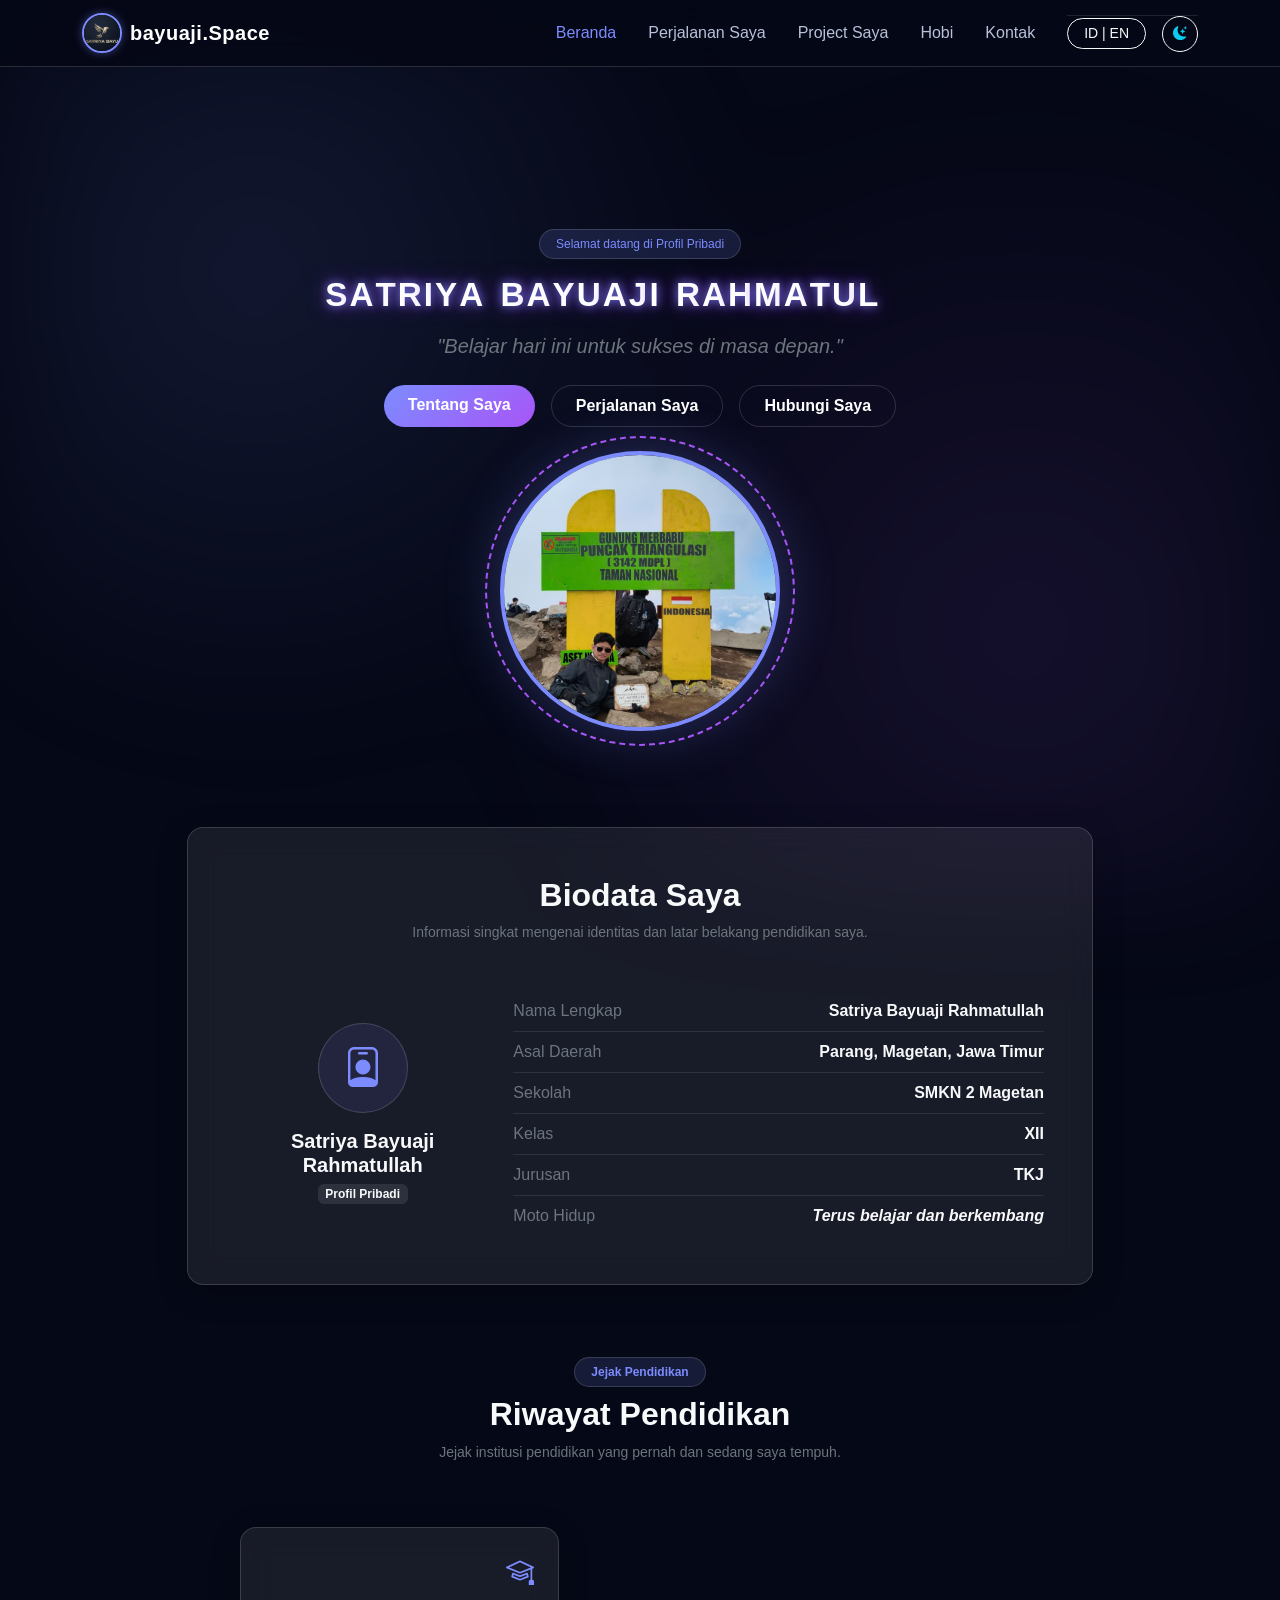
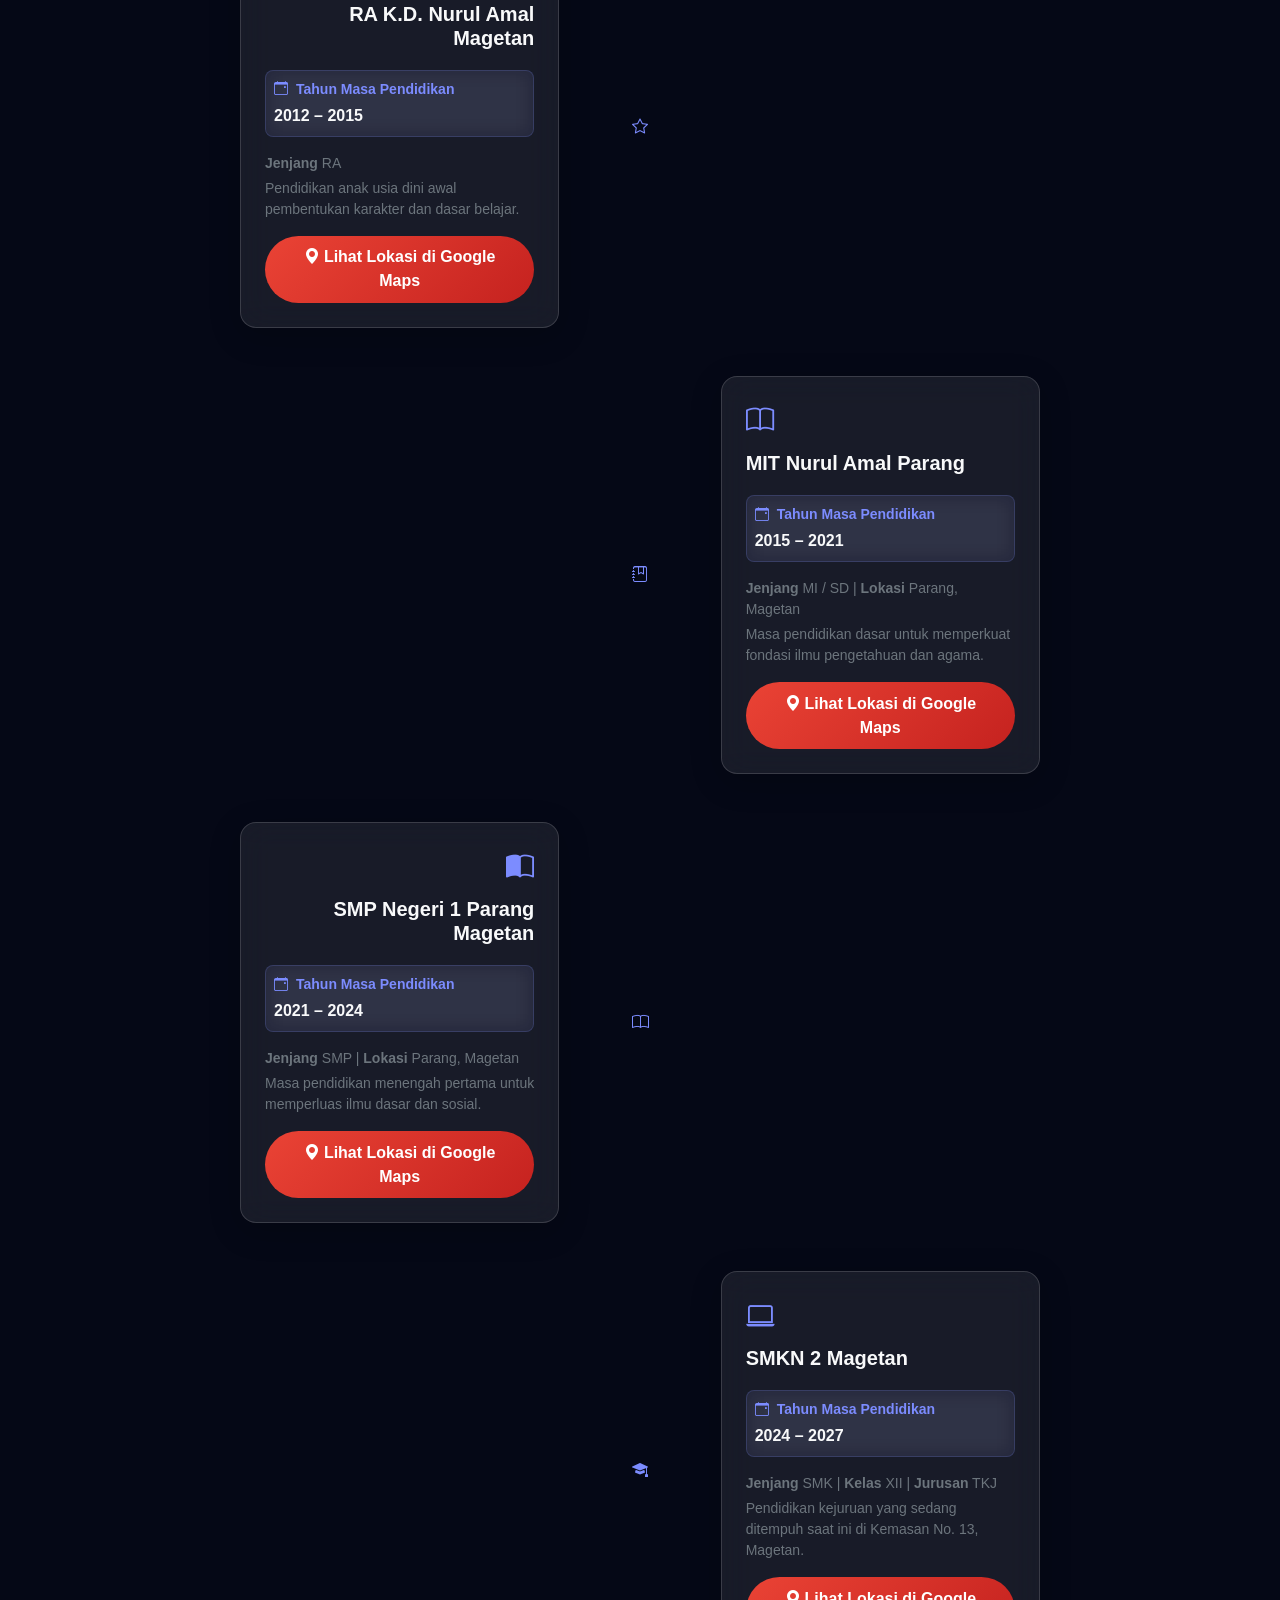
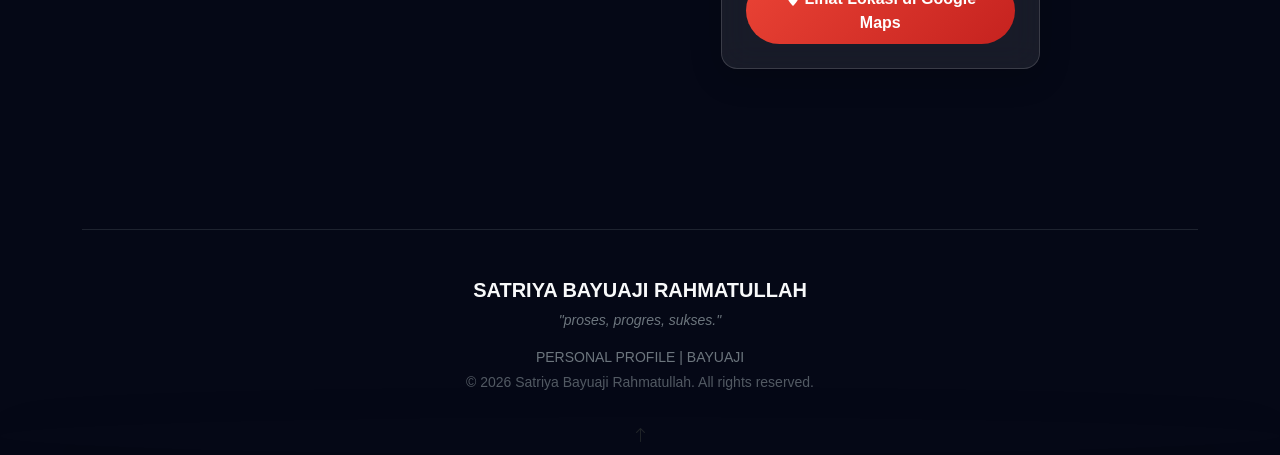
<file: index.html>
<!DOCTYPE html>
<html lang="id" data-theme="dark">
<head>
    <meta charset="UTF-8">
    <meta name="viewport" content="width=device-width, initial-scale=1.0">
    <title data-page-title>Satriya Bayuaji Rahmatullah | Personal Profile</title>
    <link href="https://cdn.jsdelivr.net/npm/bootstrap@5.3.0/dist/css/bootstrap.min.css" rel="stylesheet">
    <link rel="stylesheet" href="https://cdn.jsdelivr.net/npm/bootstrap-icons@1.10.5/font/bootstrap-icons.css">
    <link href="https://unpkg.com/aos@2.3.1/dist/aos.css" rel="stylesheet">
    <link rel="stylesheet" href="css/style.css">
</head>
<body>
    <canvas id="space-canvas"></canvas>
    <div class="nebula-bg"></div>
    <div class="planet-decor planet-1"></div>
    <div class="planet-decor planet-2"></div>

    <div id="preloader">
        <div class="space-loader">
            <div class="orbit-system">
                <div class="central-star"></div>
                <div class="orbiting-planet"></div>
            </div>
            <p id="preloader-text" class="mt-4 text-light tracking-widest fw-semibold" data-translate="preloader_text">MENJELAJAHI RUANG ANGKASA...</p>
        </div>
    </div>

    <nav class="navbar navbar-expand-lg fixed-top space-navbar">
        <div class="container">
            <a class="navbar-brand d-flex align-items-center gap-2" href="#" data-page="home">
                <img src="images/logo.jpeg" alt="Logo" class="rounded-circle logo-img">
                <span class="fw-bold brand-text">bayuaji.Space</span>
            </a>

            <button class="navbar-toggler border-0 shadow-none" type="button" data-bs-toggle="collapse" data-bs-target="#navbarNav" aria-controls="navbarNav" aria-expanded="false" aria-label="Alihkan navigasi" data-translate-aria-label="nav_toggle">
                <i class="bi bi-list fs-2 text-info"></i>
            </button>

            <div class="collapse navbar-collapse justify-content-end" id="navbarNav">
                <ul class="navbar-nav align-items-lg-center gap-lg-3 my-3 my-lg-0">
                    <li class="nav-item"><a class="nav-link active" href="#" data-page="home" data-translate="nav_home">Beranda</a></li>
                    <li class="nav-item"><a class="nav-link" href="#" data-page="perjalanan" data-translate="nav_journey">Perjalanan Saya</a></li>
                    <li class="nav-item"><a class="nav-link" href="#" data-page="project" data-translate="nav_project">Project Saya</a></li>
                    <li class="nav-item"><a class="nav-link" href="#" data-page="hobi" data-translate="nav_hobi">Hobi</a></li>
                    <li class="nav-item"><a class="nav-link" href="#" data-page="kontak" data-translate="nav_contact">Kontak</a></li>
                </ul>

                <div class="d-flex align-items-center gap-3 ms-lg-4 mt-3 mt-lg-0 pt-3 pt-lg-0 border-top border-secondary border-opacity-25">
                    <button id="lang-toggle" class="btn btn-sm btn-outline-light rounded-pill px-3 py-1" aria-label="Switch language to English">ID | EN</button>
                    <button id="theme-toggle" class="btn btn-sm btn-outline-light rounded-circle p-2 d-flex align-items-center justify-content-center" style="width: 36px; height: 36px;" aria-label="Alihkan ke mode gelap">
                        <i id="theme-icon" class="bi bi-moon-stars-fill"></i>
                    </button>
                </div>
            </div>
        </div>
    </nav>

    <main id="main-content" class="container py-5 mt-5"></main>

    <div class="container">
        <footer class="mt-5 pt-5 border-top border-secondary border-opacity-25 text-center pb-4">
            <div class="row justify-content-center">
                <div class="col-lg-8">
                    <h5 class="fw-bold text-light mb-2" data-translate="footer_name">SATRIYA BAYUAJI RAHMATULLAH</h5>
                    <p class="text-secondary fst-italic small mb-3" data-translate="footer_quote">"proses, proges, sukses."</p>
                    <p class="text-secondary small tracking-widest text-uppercase mb-1" data-translate="footer_brand">Personal Profile | Bayuaji</p>
                    <p class="text-secondary opacity-75 small mb-0" data-translate="footer_copyright">© 2026 Satriya Bayuaji Rahmatullah. All rights reserved.</p>
                </div>
            </div>
        </footer>
    </div>

    <button id="back-to-top" class="btn btn-accent rounded-circle shadow-lg" aria-label="Back to Top" data-translate-aria-label="back_to_top">
        <i class="bi bi-arrow-up"></i>
    </button>

    <script src="https://cdn.jsdelivr.net/npm/bootstrap@5.3.0/dist/js/bootstrap.bundle.min.js"></script>
    <script src="https://unpkg.com/aos@2.3.1/dist/aos.js"></script>
    <script src="js/script.js"></script>
</body>
</html>
</file>
<file: css/style.css>
/* ==========================================================
   CSS VARIABLES & THEMES
   ========================================================== */
:root {
    --space-bg: #050816;
    --space-bg-secondary: #0b1026;
    --space-card: rgba(255, 255, 255, 0.08);
    --space-card-hover: rgba(255, 255, 255, 0.12);
    --space-text: #ffffff;
    --space-text-secondary: #b8c1d9;
    --space-accent: #7c8cff;
    --space-accent-secondary: #a855f7;
    --space-border: rgba(255, 255, 255, 0.15);
    --nav-bg: rgba(5, 8, 22, 0.85);
}

[data-theme="light"] {
    --space-bg: #f0f4f8;
    --space-bg-secondary: #d9e2ec;
    --space-card: rgba(20, 30, 60, 0.06);
    --space-card-hover: rgba(20, 30, 60, 0.1);
    --space-text: #102a43;
    --space-text-secondary: #486581;
    --space-accent: #3b82f6;
    --space-accent-secondary: #8b5cf6;
    --space-border: rgba(20, 30, 60, 0.15);
    --nav-bg: rgba(240, 244, 248, 0.9);
}

/* ==========================================================
   GENERAL STYLES & BODY
   ========================================================== */
html {
    scroll-behavior: smooth;
}

body {
    background-color: var(--space-bg);
    color: var(--space-text);
    font-family: 'Segoe UI', Tahoma, Geneva, Verdana, sans-serif;
    overflow-x: hidden;
    min-height: 100vh;
    display: flex;
    flex-direction: column;
    transition: background-color 0.4s ease, color 0.4s ease;
    margin: 0;
    padding-top: 85px !important;
}

main {
    flex: 1;
}

#main-content {
    min-height: 60vh;
    padding-bottom: 2rem;
}

.hobi-view-section {
    min-height: 60vh;
    padding-bottom: 2rem;
}

#space-canvas {
    position: fixed;
    top: 0;
    left: 0;
    width: 100vw;
    height: 100vh;
    z-index: -2;
    pointer-events: none;
}

/* ==========================================================
   NEBULA & PLANET DECORATIONS
   ========================================================== */
.nebula-bg {
    position: fixed;
    top: 0;
    left: 0;
    width: 100vw;
    height: 100vh;
    z-index: -1;
    pointer-events: none;
    background: radial-gradient(circle at 20% 30%, rgba(124, 140, 255, 0.12) 0%, transparent 40%),
                radial-gradient(circle at 80% 70%, rgba(168, 85, 247, 0.1) 0%, transparent 45%);
    filter: blur(60px);
    animation: nebulaMove 20s ease-in-out infinite alternate;
}

@keyframes nebulaMove {
    0% { transform: translate(0, 0) scale(1); }
    50% { transform: translate(20px, -15px) scale(1.05); }
    100% { transform: translate(0, 0) scale(1); }
}

/* ==========================================================
   PRELOADER
   ========================================================== */
#preloader {
    position: fixed;
    top: 0;
    left: 0;
    width: 100vw;
    height: 100vh;
    background-color: var(--space-bg);
    z-index: 999999;
    display: flex;
    justify-content: center;
    align-items: center;
    transition: opacity 0.5s ease, visibility 0.5s ease;
}

.orbit-system {
    width: 80px;
    height: 80px;
    position: relative;
    margin: 0 auto;
    border: 2px dashed rgba(124, 140, 255, 0.3);
    border-radius: 50%;
    animation: spinOrbit 3s linear infinite;
}

.central-star {
    width: 20px;
    height: 20px;
    background: var(--space-accent);
    border-radius: 50%;
    position: absolute;
    top: 30px;
    left: 30px;
    box-shadow: 0 0 15px var(--space-accent);
}

.orbiting-planet {
    width: 12px;
    height: 12px;
    background: var(--space-accent-secondary);
    border-radius: 50%;
    position: absolute;
    top: -6px;
    left: 34px;
    box-shadow: 0 0 10px var(--space-accent-secondary);
}

@keyframes spinOrbit {
    0% { transform: rotate(0deg); }
    100% { transform: rotate(360deg); }
}

/* ==========================================================
   NAVBAR & GLASSMORPHISM (FIXED & INTERACTIVE)
   ========================================================== */
.space-navbar,
.navbar {
    background-color: var(--nav-bg) !important;
    backdrop-filter: blur(15px);
    -webkit-backdrop-filter: blur(15px);
    border-bottom: 1px solid var(--space-border);
    transition: background-color 0.3s ease;
    position: fixed !important;
    top: 0 !important;
    left: 0 !important;
    width: 100% !important;
    z-index: 99999 !important;
}

.logo-img {
    width: 40px;
    height: 40px;
    object-fit: cover;
    border: 2px solid var(--space-accent);
    box-shadow: 0 0 10px rgba(124, 140, 255, 0.4);
}

.brand-text {
    color: var(--space-text);
    letter-spacing: 0.5px;
}

.navbar-nav .nav-link {
    color: var(--space-text-secondary) !important;
    font-weight: 500;
    transition: color 0.3s ease;
    position: relative;
}

.navbar-nav .nav-link:hover,
.navbar-nav .nav-link.active {
    color: var(--space-accent) !important;
}

.navbar-toggler {
    z-index: 100000 !important;
    position: relative !important;
    cursor: pointer !important;
    pointer-events: auto !important;
    padding: 0.4rem 0.6rem;
    border-radius: 0.5rem;
    background: rgba(124, 140, 255, 0.1);
}

.navbar-collapse {
    z-index: 99998 !important;
}

@media (max-width: 991.98px) {
    .space-navbar .container,
    .navbar .container {
        padding-left: 1rem;
        padding-right: 1rem;
    }

    .navbar-collapse {
        background-color: var(--space-bg-secondary);
        backdrop-filter: blur(20px);
        -webkit-backdrop-filter: blur(20px);
        padding: 1.25rem;
        border-radius: 1rem;
        border: 1px solid var(--space-border);
        margin-top: 1rem;
        box-shadow: 0 10px 30px rgba(0, 0, 0, 0.5);
    }
}

/* ==========================================================
   ANIMASI NAMA & GLOW
   ========================================================== */
.name-animation-wrapper {
    min-height: 1.8em;
    display: flex;
    justify-content: center;
    align-items: center;
}

.animated-name-title {
    letter-spacing: 2px;
    word-spacing: 4px;
    line-height: 1.2;
    font-size: clamp(1.3rem, 2.6vw, 2.4rem);
}

.animated-letter {
    display: inline-block;
    opacity: 0;
    transform: translateY(8px) scale(0.95);
    transition: opacity 0.25s ease, transform 0.25s ease, text-shadow 0.25s ease, color 0.25s ease;
    color: var(--space-text);
}

.animated-letter.visible {
    opacity: 1;
    transform: translateY(0) scale(1);
    color: var(--space-text);
    text-shadow: 0 0 10px rgba(124, 140, 255, 0.9), 
                 0 0 20px rgba(147, 51, 234, 0.7);
}

[data-theme="light"] .animated-letter.visible {
    text-shadow: 0 0 10px rgba(59, 130, 246, 0.6), 
                 0 0 15px rgba(139, 92, 246, 0.4);
}

/* ==========================================================
   GLASSMORPHISM CARDS & PROFILE
   ========================================================== */
.glass-card {
    background: var(--space-card);
    backdrop-filter: blur(15px);
    -webkit-backdrop-filter: blur(15px);
    border: 1px solid var(--space-border);
    box-shadow: 0 8px 32px 0 rgba(0, 0, 0, 0.2);
    transition: transform 0.3s ease, box-shadow 0.3s ease, border-color 0.3s ease, background 0.3s ease;
}

.glass-card:hover {
    transform: translateY(-5px);
    background: var(--space-card-hover);
    border-color: var(--space-accent);
    box-shadow: 0 12px 40px 0 rgba(124, 140, 255, 0.2);
}

.badge-space {
    background: rgba(124, 140, 255, 0.15);
    border: 1px solid var(--space-border);
    color: var(--space-accent);
}

.profile-container {
    width: 280px;
    height: 280px;
    margin: 0 auto;
    position: relative;
}

.profile-img {
    width: 100%;
    height: 100%;
    object-fit: cover;
    border: 4px solid var(--space-accent);
    border-radius: 50%;
}

.profile-ring {
    position: absolute;
    top: -15px;
    left: -15px;
    right: -15px;
    bottom: -15px;
    border: 2px dashed var(--space-accent-secondary);
    border-radius: 50%;
    animation: spinOrbit 12s linear infinite;
}

.profile-glow {
    position: absolute;
    top: 0;
    left: 0;
    right: 0;
    bottom: 0;
    background: var(--space-accent);
    border-radius: 50%;
    filter: blur(30px);
    opacity: 0.3;
    z-index: -1;
}

/* ==========================================================
   TIMELINE SPACE STYLING (Halaman Perjalanan Saya)
   ========================================================== */
.journey-page {
    position: relative;
    padding-top: 2rem;
    padding-bottom: 4rem;
}

.journey-shell {
    max-width: 1100px;
    width: 90%;
    margin: 0 auto;
}

.journey-header {
    margin-bottom: 3.2rem;
}

.journey-header h2 {
    font-size: clamp(2rem, 4vw, 3.2rem);
    margin-bottom: 0.75rem;
    letter-spacing: 0.02em;
}

.journey-header p {
    max-width: 760px;
    margin: 0 auto;
    font-size: clamp(0.92rem, 1.5vw, 1.08rem);
    line-height: 1.7;
}

.journey-timeline {
    position: relative;
    max-width: 980px;
    margin: 0 auto;
    padding-top: 1rem;
}

.journey-timeline::before {
    content: "";
    position: absolute;
    top: 0;
    bottom: 0;
    left: 50%;
    width: 2px;
    background: linear-gradient(to bottom, rgba(124, 140, 255, 0.7), rgba(168, 85, 247, 0.4));
    transform: translateX(-50%);
    opacity: 0.9;
}

.journey-item {
    position: relative;
    display: grid;
    grid-template-columns: minmax(0, 1fr) 82px minmax(0, 1fr);
    align-items: center;
    gap: 1rem;
    margin-bottom: 2.5rem;
}

.journey-item:last-child {
    margin-bottom: 0;
}

.journey-content {
    width: min(100%, 480px);
    box-sizing: border-box;
}

.journey-item.left .journey-content {
    grid-column: 1;
    justify-self: end;
}

.journey-item.right .journey-content {
    grid-column: 3;
    justify-self: start;
}

.journey-empty {
    grid-column: 1;
    min-height: 1px;
}

.journey-item.right .journey-empty {
    grid-column: 1;
}

.journey-rail {
    grid-column: 2;
    display: flex;
    justify-content: center;
    align-items: center;
    position: relative;
    z-index: 2;
}

.journey-dot {
    width: 42px;
    height: 42px;
    border-radius: 50%;
    background: rgba(11, 16, 38, 0.9);
    border: 2px solid var(--space-accent);
    box-shadow: 0 0 18px rgba(124, 140, 255, 0.45);
    display: inline-flex;
    align-items: center;
    justify-content: center;
    color: var(--space-accent);
    font-size: 1.05rem;
    position: relative;
    z-index: 2;
}

.journey-card {
    background: var(--space-card);
    border: 1px solid var(--space-border);
    box-shadow: 0 16px 35px rgba(6, 10, 28, 0.18);
    backdrop-filter: blur(14px);
    -webkit-backdrop-filter: blur(14px);
    border-radius: 1.2rem;
    padding: 1.2rem 1.25rem;
    transition: transform 0.3s ease, border-color 0.3s ease, box-shadow 0.3s ease;
}

.journey-card:hover {
    transform: translateY(-4px);
    border-color: rgba(124, 140, 255, 0.5);
    box-shadow: 0 18px 36px rgba(124, 140, 255, 0.12);
}

.journey-year {
    display: inline-block;
    font-size: 0.75rem;
    letter-spacing: 0.04em;
    font-weight: 700;
    margin-bottom: 0.7rem;
    color: var(--space-accent);
    background: rgba(124, 140, 255, 0.08);
    border: 1px solid rgba(124, 140, 255, 0.2);
    border-radius: 999px;
    padding: 0.45rem 0.8rem;
}

.journey-card h3 {
    margin: 0 0 0.75rem;
    color: var(--space-text);
    font-size: clamp(1.1rem, 2vw, 1.5rem);
    line-height: 1.4;
    font-weight: 700;
}

.journey-meta {
    display: flex;
    flex-wrap: wrap;
    align-items: center;
    gap: 0.5rem;
    margin: 0 0 0.85rem;
}

.journey-badge,
.journey-chip {
    display: inline-flex;
    align-items: center;
    gap: 0.38rem;
    font-size: 0.72rem;
    border-radius: 999px;
    padding: 0.42rem 0.7rem;
    line-height: 1.2;
}

.journey-badge {
    background: rgba(124, 140, 255, 0.14);
    border: 1px solid rgba(124, 140, 255, 0.22);
    color: var(--space-accent);
}

.journey-chip {
    background: rgba(168, 85, 247, 0.08);
    border: 1px solid rgba(168, 85, 247, 0.2);
    color: var(--space-text);
}

.journey-card strong {
    color: var(--space-text);
}

.journey-card p {
    margin: 0;
    color: var(--space-text-secondary);
    font-size: clamp(0.85rem, 1.3vw, 0.98rem);
    line-height: 1.7;
}

@media (max-width: 991.98px) {
    .journey-shell {
        width: 92%;
    }

    .journey-item {
        grid-template-columns: minmax(0, 1fr) 70px minmax(0, 1fr);
    }

    .journey-content {
        width: min(100%, 420px);
    }
}

@media (max-width: 767.98px) {
    .journey-page {
        padding-top: 1.5rem;
        padding-bottom: 3rem;
    }

    .journey-shell {
        width: 92%;
    }

    .journey-timeline {
        max-width: 100%;
    }

    .journey-timeline::before {
        left: 22px;
        transform: none;
    }

    .journey-item {
        display: block;
        position: relative;
        padding-left: 3.2rem;
        margin-bottom: 1.6rem;
    }

    .journey-item::before {
        content: "";
        position: absolute;
        left: 18px;
        top: 0;
        bottom: -1.1rem;
        width: 2px;
        background: rgba(124, 140, 255, 0.18);
    }

    .journey-content,
    .journey-item.left .journey-content,
    .journey-item.right .journey-content {
        width: 100%;
        justify-self: stretch;
        grid-column: auto;
        display: block;
    }

    .journey-rail,
    .journey-empty {
        display: none;
    }

    .journey-dot {
        position: absolute;
        left: 8px;
        top: 0.9rem;
        width: 32px;
        height: 32px;
        font-size: 0.9rem;
    }

    .journey-card {
        border-radius: 1rem;
        padding: 1rem;
    }

    .journey-card h3 {
        font-size: clamp(1rem, 4vw, 1.2rem);
    }

    .journey-card p {
        line-height: 1.65;
    }
}

@media (max-width: 480px) {
    .journey-header {
        margin-bottom: 2.4rem;
    }

    .journey-shell {
        width: 94%;
    }

    .journey-card {
        padding: 0.9rem 0.95rem;
    }

    .journey-year {
        font-size: 0.7rem;
        padding: 0.35rem 0.7rem;
    }
}

/* ==========================================================
   BUTTONS & MISC
   ========================================================== */
.btn-space-primary {
    background: linear-gradient(135deg, var(--space-accent), var(--space-accent-secondary));
    border: none;
    color: #fff;
    font-weight: 600;
    transition: opacity 0.3s ease, transform 0.3s ease, box-shadow 0.3s ease;
}

.btn-space-primary:hover {
    opacity: 0.9;
    transform: translateY(-2px);
    box-shadow: 0 0 15px var(--space-accent);
    color: #fff;
}

.btn-space-outline {
    background: transparent;
    border: 1px solid var(--space-border);
    color: var(--space-text);
    font-weight: 600;
    transition: all 0.3s ease;
}

.btn-space-outline:hover {
    background: var(--space-card-hover);
    border-color: var(--space-accent);
    color: var(--space-accent);
    transform: translateY(-2px);
}

.biodata-icon-box {
    width: 90px;
    height: 90px;
    background: rgba(124, 140, 255, 0.1);
    border: 1px solid var(--space-border);
}

/* Tombol Kontak Khusus */
.contact-btn-wa { background: linear-gradient(135deg, #25D366, #128C7E) !important; border: none !important; color: #fff !important; border-radius: 50rem !important; padding: 0.6rem 1.2rem !important; }
.contact-btn-email { background: linear-gradient(135deg, #ff416c, #ff4b2b) !important; border: none !important; color: #fff !important; border-radius: 50rem !important; padding: 0.6rem 1.2rem !important; }
.contact-btn-ig { background: linear-gradient(135deg, #f58529, #dd2a7b, #8134af) !important; border: none !important; color: #fff !important; border-radius: 50rem !important; padding: 0.6rem 1.2rem !important; }

.year-badge-card {
    background: rgba(124, 140, 255, 0.07);
    border: 1px solid rgba(124, 140, 255, 0.2);
    backdrop-filter: blur(10px);
}

.maps-action-btn {
    background: linear-gradient(135deg, #ea4335, #c5221f) !important;
    border: none !important;
    color: #fff !important;
    font-weight: 600 !important;
    padding: 0.6rem 1.2rem !important;
    border-radius: 0.5rem;
}

/* ==========================================================
   CSS TAMBAHAN KHUSUS HALAMAN HOBI
   ========================================================== */
.cursor-pointer {
    cursor: pointer;
}

.folder-card {
    transition: transform 0.3s ease, box-shadow 0.3s ease, border-color 0.3s ease;
    border: 1px solid rgba(255, 255, 255, 0.08);
}

.folder-card:hover {
    transform: translateY(-6px);
    box-shadow: 0 10px 30px rgba(124, 140, 255, 0.15);
    border-color: rgba(124, 140, 255, 0.4);
}

.folder-thumb img {
    transition: transform 0.5s ease;
}

.folder-card:hover .folder-thumb img {
    transform: scale(1.05);
}

.folder-overlay {
    background: rgba(10, 14, 39, 0.4);
    opacity: 0;
    transition: opacity 0.3s ease;
}

.folder-card:hover .folder-overlay {
    opacity: 1;
}

.border-accent-glow {
    border: 1px solid rgba(124, 140, 255, 0.25);
    box-shadow: 0 0 25px rgba(124, 140, 255, 0.08);
}

.hobi-view-section {
    animation: fadeInHobi 0.4s ease forwards;
}

@keyframes fadeInHobi {
    from {
        opacity: 0;
        transform: translateY(10px);
    }
    to {
        opacity: 1;
        transform: translateY(0);
    }
}

.hobi-photo-grid {
    display: flex;
    flex-wrap: wrap;
    gap: 1.5rem;
    justify-content: center;
}

.hobi-photo-card {
    width: 100%;
    height: 100%;
    display: flex;
    flex-direction: column;
    border-radius: 1.5rem;
    overflow: hidden;
    background: rgba(255, 255, 255, 0.04);
    border: 1px solid rgba(124, 140, 255, 0.2);
    backdrop-filter: blur(18px);
    -webkit-backdrop-filter: blur(18px);
    box-shadow: 0 15px 35px rgba(10, 12, 28, 0.22);
    transition: transform 0.3s ease, box-shadow 0.3s ease, border-color 0.3s ease;
    animation: photoFadeSlide 0.5s ease both;
}

.hobi-photo-card:hover {
    transform: translateY(-8px);
    border-color: rgba(124, 140, 255, 0.55);
    box-shadow: 0 18px 40px rgba(124, 140, 255, 0.15);
}

@keyframes photoFadeSlide {
    from {
        opacity: 0;
        transform: translateY(18px);
    }
    to {
        opacity: 1;
        transform: translateY(0);
    }
}

.hobi-photo-image-button {
    display: block;
    width: 100%;
    padding: 0;
    border: 0;
    background: transparent;
    cursor: pointer;
}

.hobi-photo-image-wrap {
    overflow: hidden;
    background: rgba(15, 19, 38, 0.6);
    border-bottom: 1px solid rgba(255, 255, 255, 0.08);
    aspect-ratio: 16 / 10;
}

.hobi-photo-image-wrap img {
    width: 100%;
    height: 100%;
    object-fit: cover;
    display: block;
    transition: transform 0.5s ease, filter 0.3s ease;
    background: linear-gradient(135deg, rgba(124, 140, 255, 0.2), rgba(168, 85, 247, 0.15));
}

.hobi-photo-card:hover .hobi-photo-image-wrap img {
    transform: scale(1.03);
    filter: saturate(1.05);
}

.hobi-photo-content {
    padding: 1.1rem 1.1rem 1.2rem;
    display: flex;
    flex-direction: column;
    flex: 1;
}

.hobi-photo-title {
    margin: 0;
    font-size: 1.05rem;
    font-weight: 700;
    color: var(--space-text);
    line-height: 1.4;
}

.hobi-photo-text {
    margin: 0;
    color: var(--space-text-secondary);
    font-size: 0.92rem;
    line-height: 1.7;
}

.hobi-photo-meta {
    margin-top: 0.9rem;
    display: grid;
    grid-template-columns: repeat(2, minmax(0, 1fr));
    gap: 0.6rem 0.9rem;
    width: 100%;
    min-width: 0;
}

.hobi-photo-meta-row {
    display: flex;
    flex-direction: column;
    align-items: flex-start;
    gap: 0.35rem;
    width: 100%;
    min-width: 0;
    padding-top: 0.45rem;
    border-top: 1px solid rgba(255, 255, 255, 0.08);
}

.hobi-photo-meta-row[data-field="owner"],
.hobi-photo-meta-row[data-field="location"] {
    grid-column: 1 / -1;
}

.hobi-photo-meta-row span:first-child {
    color: var(--space-text);
    font-weight: 600;
    width: 100%;
    min-width: 0;
    flex-shrink: 0;
}

.hobi-photo-meta-row strong {
    color: var(--space-text-secondary);
    text-align: left;
    width: 100%;
    min-width: 0;
    overflow-wrap: anywhere;
    word-break: break-word;
    line-height: 1.5;
    font-weight: 600;
}

.hobi-photo-meta-row[data-field="location"] {
    grid-column: 1 / -1;
    background: rgba(124, 140, 255, 0.035);
    border-radius: 0.75rem;
    padding: 0.7rem 0.75rem;
}

.hobi-photo-meta-row[data-field="location"] strong {
    max-width: 100%;
    white-space: normal;
    overflow: visible;
    text-overflow: clip;
}

.hobi-photo-meta-row[data-field="owner"] strong {
    max-width: 100%;
}

@media (max-width: 575.98px) {
    .hobi-photo-meta {
        grid-template-columns: 1fr;
        gap: 0.55rem;
    }

    .hobi-photo-meta-row[data-field="device"],
    .hobi-photo-meta-row[data-field="date"],
    .hobi-photo-meta-row[data-field="owner"],
    .hobi-photo-meta-row[data-field="location"] {
        grid-column: 1 / -1;
    }
}

.hobi-lightbox {
    position: fixed;
    inset: 0;
    display: none;
    align-items: center;
    justify-content: center;
    z-index: 2000;
    padding: 1.5rem;
}

.hobi-lightbox.is-open {
    display: flex;
}

.hobi-lightbox-backdrop {
    position: absolute;
    inset: 0;
    background: rgba(4, 7, 18, 0.8);
    backdrop-filter: blur(8px);
}

.hobi-lightbox-dialog {
    position: relative;
    z-index: 1;
    width: min(100%, 880px);
    background: rgba(15, 20, 36, 0.9);
    border: 1px solid rgba(124, 140, 255, 0.35);
    border-radius: 1.5rem;
    box-shadow: 0 25px 70px rgba(7, 10, 22, 0.45);
    overflow: hidden;
}

.hobi-lightbox-image {
    display: block;
    width: 100%;
    max-height: 75vh;
    object-fit: cover;
    background: rgba(17, 22, 40, 0.8);
}

.hobi-lightbox-caption {
    display: flex;
    flex-direction: column;
    gap: 0.25rem;
    padding: 1rem 1.25rem 1.25rem;
    background: rgba(8, 12, 22, 0.9);
}

.hobi-lightbox-title {
    font-size: 1.1rem;
    color: var(--space-text);
}

.hobi-lightbox-text {
    color: var(--space-text-secondary);
    line-height: 1.6;
}

.hobi-lightbox-close {
    position: absolute;
    top: 0.75rem;
    right: 0.75rem;
    width: 2.5rem;
    height: 2.5rem;
    border: 1px solid rgba(255, 255, 255, 0.12);
    background: rgba(10, 14, 30, 0.65);
    color: var(--space-text);
    border-radius: 999px;
    font-size: 1.5rem;
    cursor: pointer;
    z-index: 2;
}

.text-accent {
    color: var(--space-accent) !important;
}

@media (max-width: 767.98px) {
    .hobi-photo-grid {
        display: grid;
        grid-template-columns: 1fr;
        gap: 1rem;
    }

    .hobi-photo-content {
        padding: 1rem;
    }
}

@media (max-width: 575.98px) {
    .folder-card {
        padding: 0.9rem !important;
    }

    .folder-thumb {
        height: 170px !important;
    }

    .btn-space-primary {
        width: 100%;
        justify-content: center;
    }

    .hobi-view-section .btn {
        white-space: normal;
    }

    .hobi-lightbox {
        padding: 1rem;
    }
}

/* Respect reduced-motion preferences. */
@media (prefers-reduced-motion: reduce) {
    *,
    *::before,
    *::after {
        scroll-behavior: auto !important;
        animation-duration: 0.01ms !important;
        animation-iteration-count: 1 !important;
        transition-duration: 0.01ms !important;
    }
}
</file>
